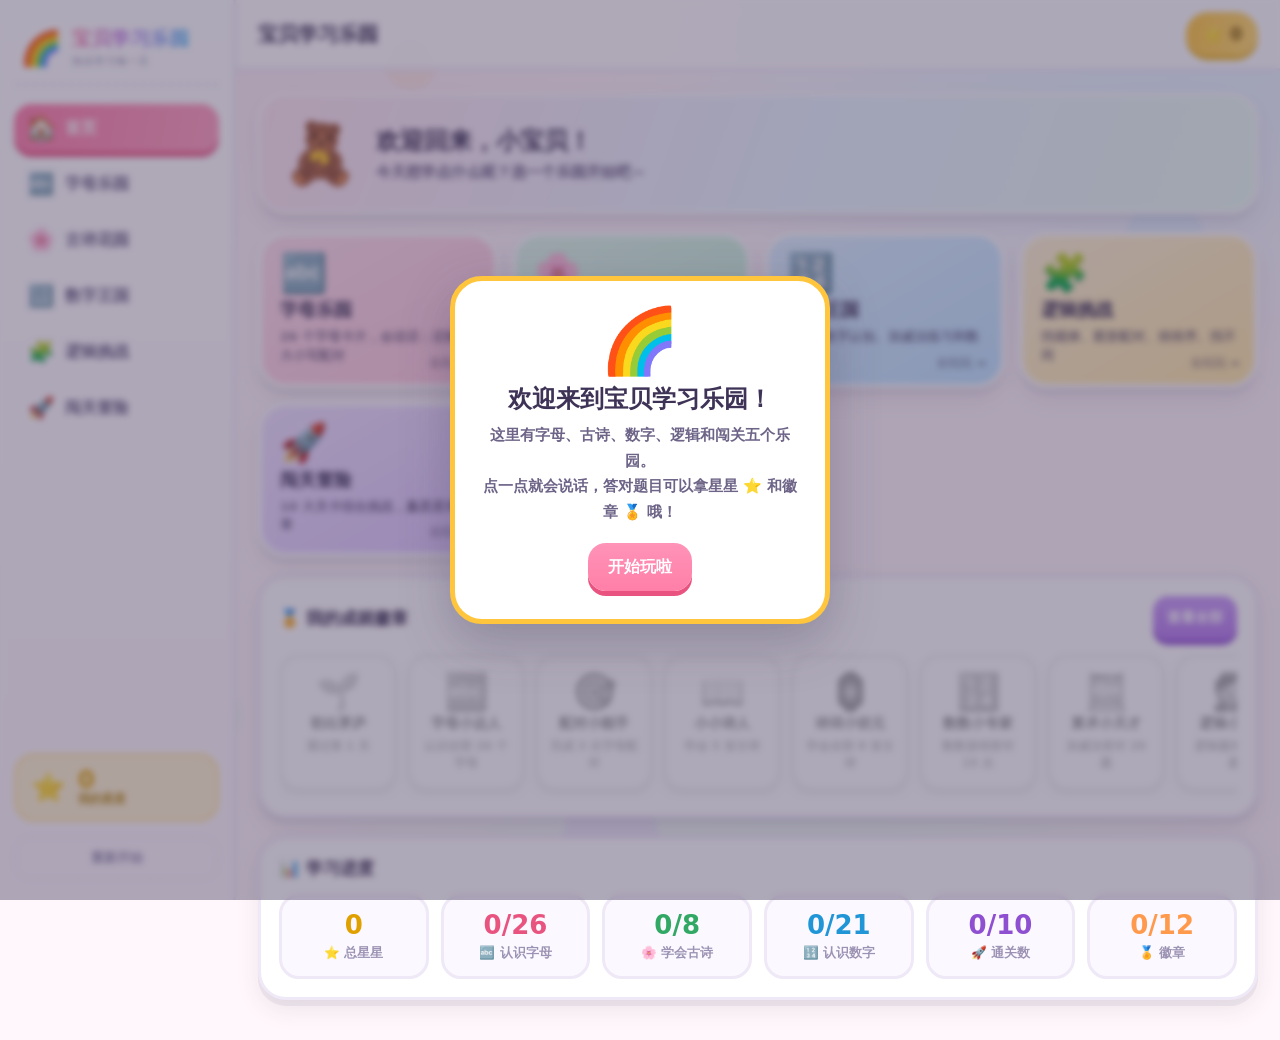
<file: index.html>
<!DOCTYPE html>
<html lang="zh-CN">
<head>
<meta charset="UTF-8">
<meta name="viewport" content="width=device-width, initial-scale=1.0, maximum-scale=1.0, user-scalable=no, viewport-fit=cover">
<meta name="theme-color" content="#FF8FB1">
<meta name="description" content="宝贝学习乐园 - 专为4岁宝宝设计的互动学习工作台，字母、古诗、数字、逻辑、闯关五大模块">
<title>宝贝学习乐园</title>
<link rel="icon" href="data:image/svg+xml,<svg xmlns='http://www.w3.org/2000/svg' viewBox='0 0 100 100'><text y='.9em' font-size='90'>🌈</text></svg>">
<link rel="stylesheet" href="assets/css/main.css">
</head>
<body>

<div class="bg-bubbles" aria-hidden="true">
  <span></span><span></span><span></span><span></span><span></span><span></span>
</div>

<div class="app" id="app">

  <!-- ============ 侧边栏（PC 端） ============ -->
  <aside class="sidebar" id="sidebar">
    <div class="brand">
      <div class="brand-logo">🌈</div>
      <div class="brand-text">
        <div class="brand-title">宝贝学习乐园</div>
        <div class="brand-sub">快乐学习每一天</div>
      </div>
    </div>

    <nav class="side-nav" id="sideNav">
      <button class="side-item" data-view="home"><span class="side-ico">🏠</span><span class="side-txt">首页</span></button>
      <button class="side-item" data-view="letters"><span class="side-ico">🔤</span><span class="side-txt">字母乐园</span></button>
      <button class="side-item" data-view="poems"><span class="side-ico">🌸</span><span class="side-txt">古诗花园</span></button>
      <button class="side-item" data-view="numbers"><span class="side-ico">🔢</span><span class="side-txt">数字王国</span></button>
      <button class="side-item" data-view="logic"><span class="side-ico">🧩</span><span class="side-txt">逻辑挑战</span></button>
      <button class="side-item" data-view="adventure"><span class="side-ico">🚀</span><span class="side-txt">闯关冒险</span></button>
    </nav>

    <div class="side-star">
      <div class="side-star-ico">⭐</div>
      <div>
        <div class="side-star-num" id="sideStarNum">0</div>
        <div class="side-star-lbl">我的星星</div>
      </div>
    </div>
    <button class="side-reset" id="btnReset">重新开始</button>
  </aside>

  <!-- ============ 主内容区 ============ -->
  <main class="main">
    <header class="topbar">
      <button class="icon-btn menu-btn" id="menuBtn" aria-label="菜单">☰</button>
      <h1 class="topbar-title" id="topbarTitle">宝贝学习乐园</h1>
      <div class="star-chip" title="我的星星">
        <span class="star-chip-ico">⭐</span>
        <span id="starCount">0</span>
      </div>
    </header>

    <div class="views">

      <!-- 首页 -->
      <section class="view is-active" id="view-home">
        <div class="hero">
          <div class="hero-emoji">🧸</div>
          <div class="hero-text">
            <h2>欢迎回来，小宝贝！</h2>
            <p>今天想学点什么呢？选一个乐园开始吧～</p>
          </div>
        </div>

        <div class="module-grid" id="homeGrid"></div>

        <div class="panel">
          <div class="panel-head"><h3>🏅 我的成就徽章</h3><button class="btn btn-mini btn-purple" data-goto="adventure">查看全部</button></div>
          <div class="badge-strip" id="homeBadges"></div>
        </div>

        <div class="panel">
          <div class="panel-head"><h3>📊 学习进度</h3></div>
          <div class="stat-grid" id="homeStats"></div>
        </div>
      </section>

      <!-- 字母乐园 -->
      <section class="view" id="view-letters">
        <div class="seg" id="lettersSeg">
          <button class="seg-btn is-active" data-tab="cards">字母卡片</button>
          <button class="seg-btn" data-tab="match">配对游戏</button>
        </div>
        <div id="lettersBody"></div>
      </section>

      <!-- 古诗花园 -->
      <section class="view" id="view-poems">
        <div class="seg" id="poemsSeg">
          <button class="seg-btn is-active" data-tab="list">古诗列表</button>
          <button class="seg-btn" data-tab="detail">正在学习</button>
        </div>
        <div id="poemsBody"></div>
      </section>

      <!-- 数字王国 -->
      <section class="view" id="view-numbers">
        <div class="seg" id="numbersSeg">
          <button class="seg-btn is-active" data-tab="know">数字认知</button>
          <button class="seg-btn" data-tab="calc">加减法</button>
          <button class="seg-btn" data-tab="count">数数游戏</button>
        </div>
        <div id="numbersBody"></div>
      </section>

      <!-- 逻辑挑战 -->
      <section class="view" id="view-logic">
        <div id="logicBody"></div>
      </section>

      <!-- 闯关冒险 -->
      <section class="view" id="view-adventure">
        <div class="seg" id="advSeg">
          <button class="seg-btn is-active" data-tab="levels">闯关地图</button>
          <button class="seg-btn" data-tab="badges">徽章墙</button>
        </div>
        <div id="advBody"></div>
      </section>

    </div>
  </main>

  <!-- ============ 底部 Tab（移动端） ============ -->
  <nav class="tabbar" id="tabbar">
    <button class="tab-item is-active" data-view="home"><span class="tab-ico">🏠</span><span class="tab-txt">首页</span></button>
    <button class="tab-item" data-view="letters"><span class="tab-ico">🔤</span><span class="tab-txt">字母</span></button>
    <button class="tab-item" data-view="poems"><span class="tab-ico">🌸</span><span class="tab-txt">古诗</span></button>
    <button class="tab-item" data-view="numbers"><span class="tab-ico">🔢</span><span class="tab-txt">数字</span></button>
    <button class="tab-item" data-view="logic"><span class="tab-ico">🧩</span><span class="tab-txt">逻辑</span></button>
    <button class="tab-item" data-view="adventure"><span class="tab-ico">🚀</span><span class="tab-txt">闯关</span></button>
  </nav>

</div>

<div class="toast" id="toast"></div>
<div class="fx-layer" id="fxLayer"></div>

<!-- 弹窗 -->
<div class="modal-mask" id="modalMask">
  <div class="modal">
    <div class="modal-emoji" id="modalEmoji">🎉</div>
    <h3 class="modal-title" id="modalTitle">太棒了！</h3>
    <p class="modal-text" id="modalText"></p>
    <div class="modal-btns" id="modalBtns"></div>
  </div>
</div>

<script src="assets/js/data.js"></script>
<script src="assets/js/core.js"></script>
<script src="assets/js/letters.js"></script>
<script src="assets/js/poems.js"></script>
<script src="assets/js/numbers.js"></script>
<script src="assets/js/logic.js"></script>
<script src="assets/js/adventure.js"></script>
<script src="assets/js/app.js"></script>
</body>
</html>
</file>
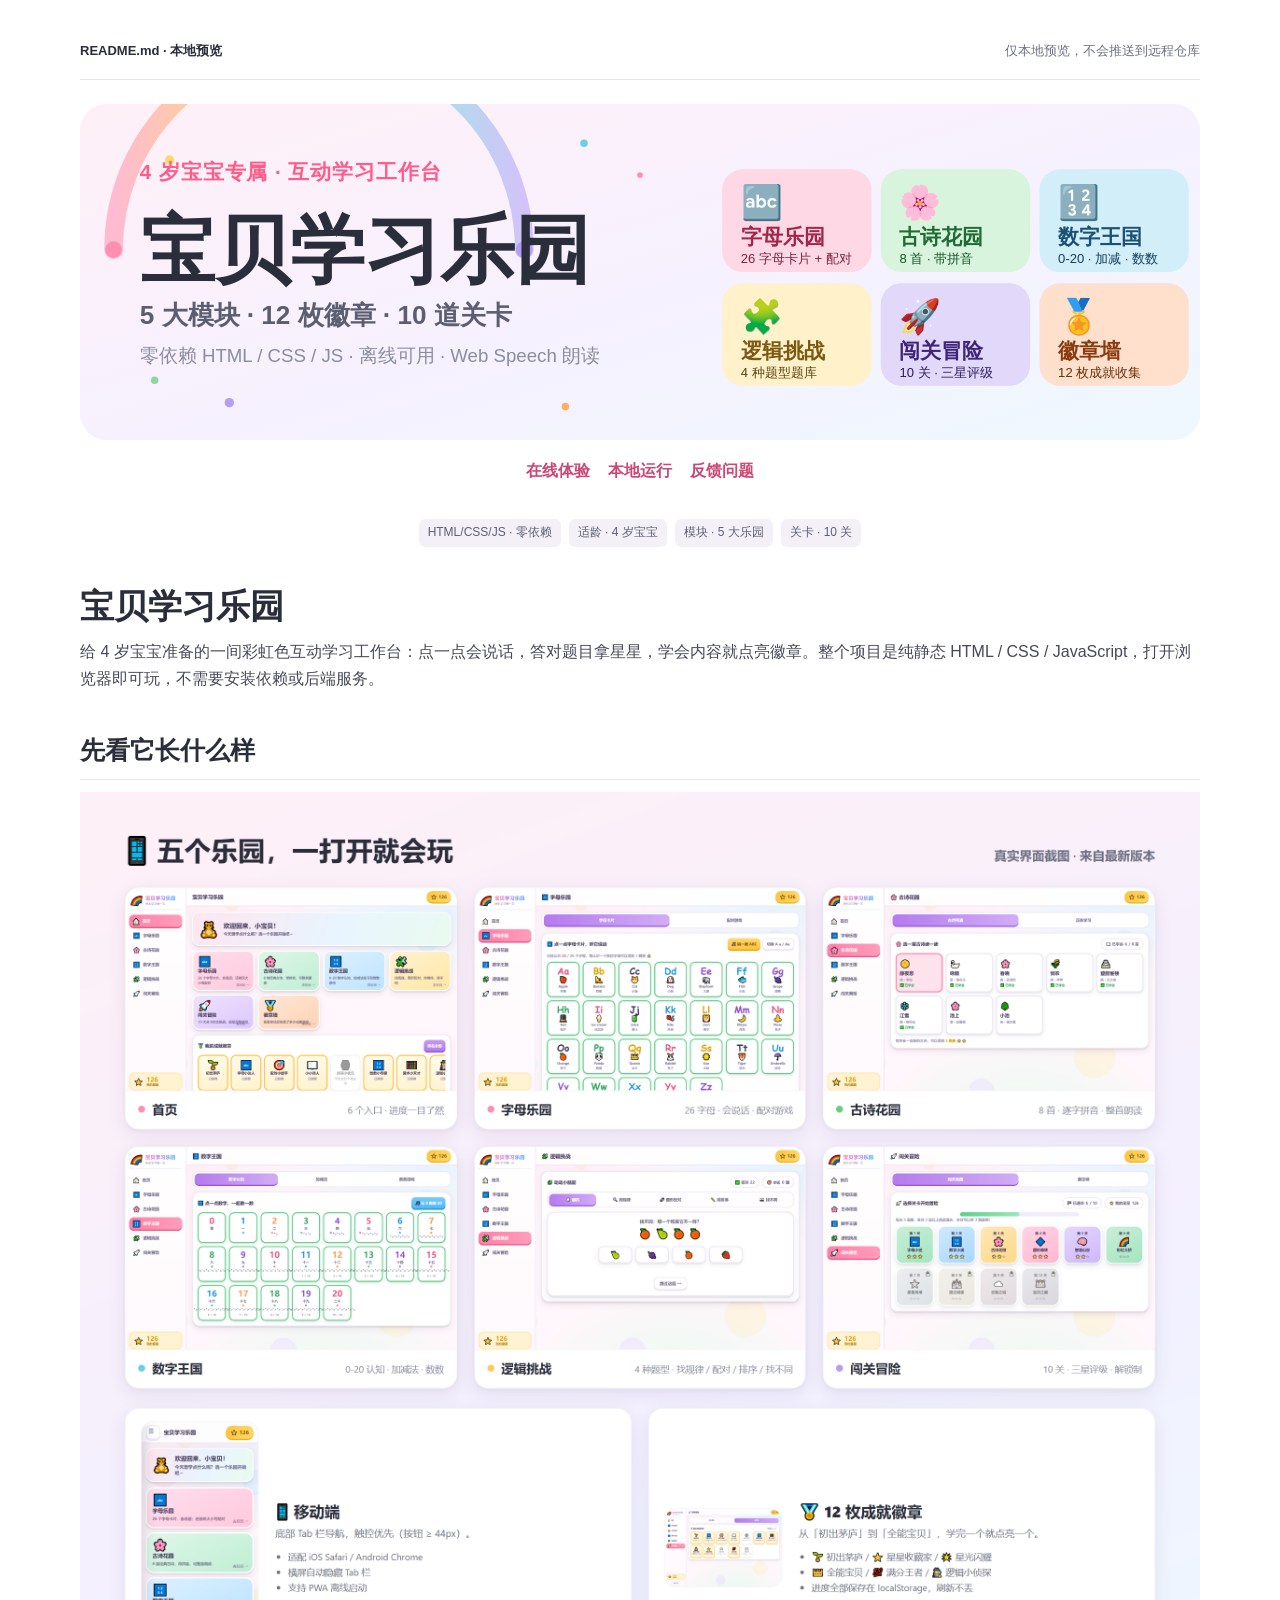
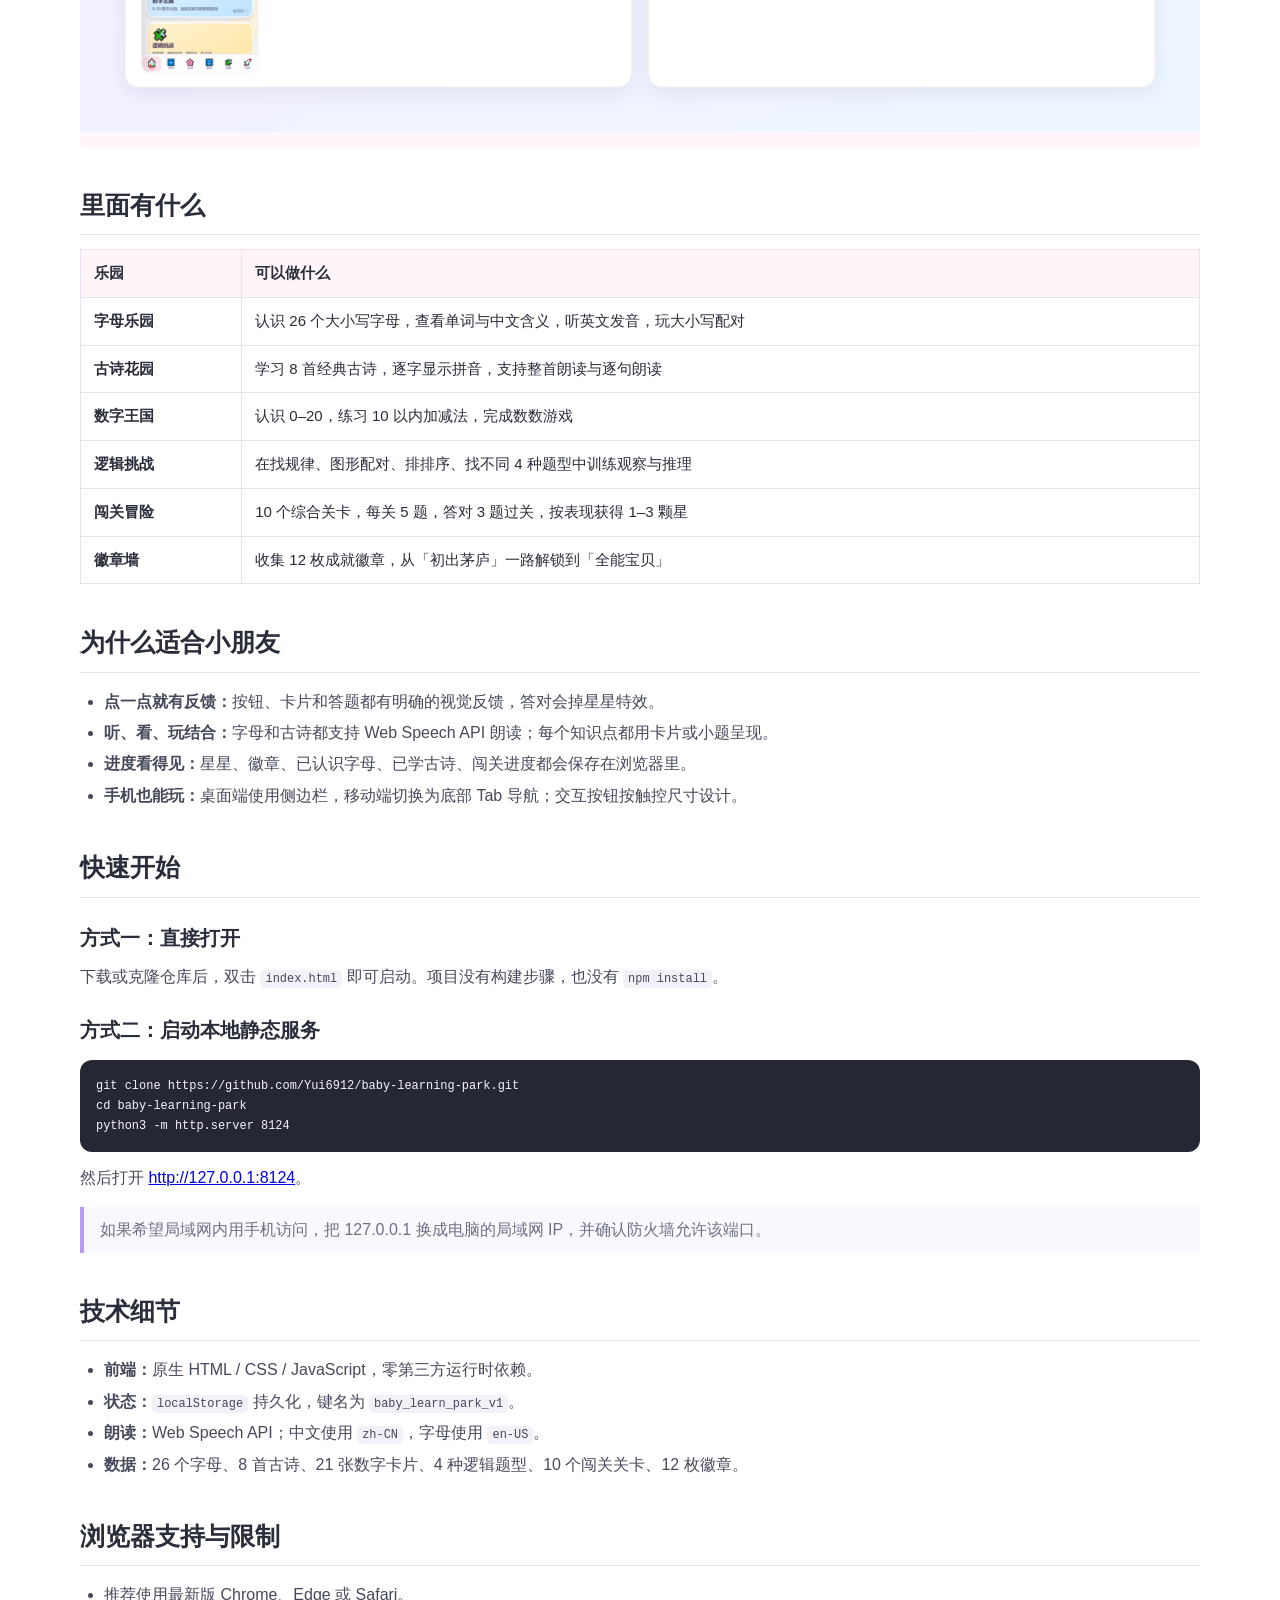
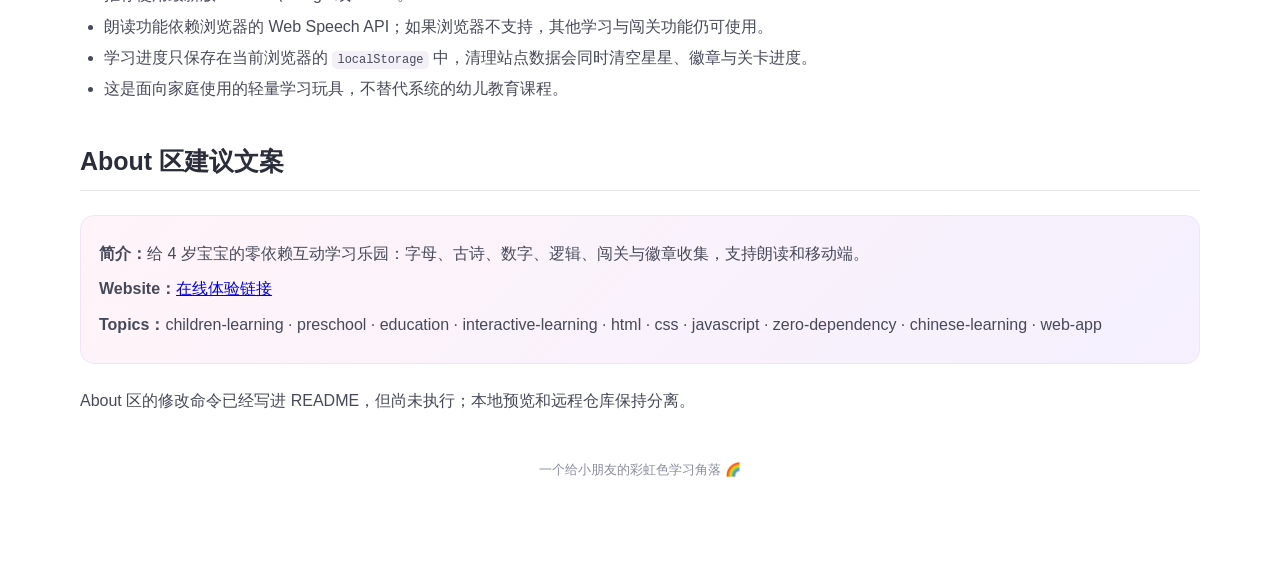
<file: readme-preview.html>
<!doctype html>
<html lang="zh-CN">
<head>
<meta charset="utf-8">
<meta name="viewport" content="width=device-width, initial-scale=1">
<title>README 本地预览 · 宝贝学习乐园</title>
<style>
  :root { --ink:#2a2d3a; --muted:#6e7185; --line:#e8e4ef; --pink:#ff8fb1; --purple:#b49cf7; --blue:#6bcfe3; }
  *{box-sizing:border-box}
  body{margin:0;background:#fff;color:var(--ink);font-family:-apple-system,BlinkMacSystemFont,"Segoe UI","PingFang SC","Microsoft YaHei",sans-serif;line-height:1.65}
  .wrap{width:min(100% - 36px,1120px);margin:0 auto;padding:40px 0 72px}
  .meta{display:flex;justify-content:space-between;align-items:center;padding-bottom:18px;margin-bottom:24px;border-bottom:1px solid var(--line);color:var(--muted);font-size:13px}
  .meta b{color:var(--ink)}
  .hero{margin-bottom:18px}
  .hero img,.showcase{width:100%;display:block}
  .links{text-align:center;margin:14px 0 30px;color:var(--muted)}
  .links a{color:#cc4771;font-weight:700;text-decoration:none}
  .links a+a{margin-left:18px}
  .badges{text-align:center;margin:14px 0 34px}
  .badges span{display:inline-block;margin:4px;padding:4px 9px;border-radius:6px;background:#f3f1f7;color:#5d6072;font-size:12px}
  h1{font-size:34px;line-height:1.25;margin:30px 0 12px}
  h2{font-size:25px;margin:38px 0 12px;padding-bottom:8px;border-bottom:1px solid var(--line)}
  h3{font-size:20px;margin:24px 0 8px}
  p{color:#46495a;margin:9px 0}
  table{width:100%;border-collapse:collapse;margin:14px 0 22px;font-size:15px}
  th,td{text-align:left;padding:11px 13px;border:1px solid var(--line);vertical-align:top}
  th{background:#fff5f8}
  ul{padding-left:24px;color:#46495a}
  li{margin:5px 0}
  code{padding:2px 5px;border-radius:5px;background:#f3f1f7;font-size:.92em}
  pre{overflow:auto;padding:16px;border-radius:12px;background:#252735;color:#f6f3ff;line-height:1.55}
  pre code{padding:0;background:none;color:inherit}
  blockquote{margin:15px 0;padding:10px 16px;border-left:4px solid var(--purple);background:#faf8ff;color:var(--muted)}
  .note{padding:16px 18px;border-radius:14px;background:linear-gradient(135deg,#fff4f8,#f5f0ff);border:1px solid #eee6f6;margin:24px 0}
  .foot{text-align:center;color:#8a8da0;font-size:13px;margin-top:44px}
  @media(max-width:640px){.wrap{width:min(100% - 20px,1120px);padding-top:18px}.meta{font-size:12px}.meta span{display:none}h1{font-size:27px}h2{font-size:22px}table{font-size:13px}th,td{padding:8px}.showcase{min-height:0}}
</style>
</head>
<body>
<main class="wrap">
  <div class="meta"><b>README.md · 本地预览</b><span>仅本地预览，不会推送到远程仓库</span></div>
  <section class="hero"><img src="./assets/readme/hero.svg" alt="宝贝学习乐园：面向 4 岁宝宝的五大模块互动学习工作台"></section>
  <div class="links"><a href="https://241abc376318490aa77a3d39f5459281.sg2.agentos-app.run">在线体验</a><a href="#quick-start">本地运行</a><a href="https://github.com/Yui6912/baby-learning-park/issues">反馈问题</a></div>
  <div class="badges"><span>HTML/CSS/JS · 零依赖</span><span>适龄 · 4 岁宝宝</span><span>模块 · 5 大乐园</span><span>关卡 · 10 关</span></div>

  <h1>宝贝学习乐园</h1>
  <p>给 4 岁宝宝准备的一间彩虹色互动学习工作台：点一点会说话，答对题目拿星星，学会内容就点亮徽章。整个项目是纯静态 HTML / CSS / JavaScript，打开浏览器即可玩，不需要安装依赖或后端服务。</p>

  <h2>先看它长什么样</h2>
  <img class="showcase" src="./assets/readme/showcase.png" alt="真实界面展示：首页、字母、古诗、数字、逻辑、闯关和移动端界面">

  <h2>里面有什么</h2>
  <table><thead><tr><th>乐园</th><th>可以做什么</th></tr></thead><tbody>
    <tr><td><b>字母乐园</b></td><td>认识 26 个大小写字母，查看单词与中文含义，听英文发音，玩大小写配对</td></tr>
    <tr><td><b>古诗花园</b></td><td>学习 8 首经典古诗，逐字显示拼音，支持整首朗读与逐句朗读</td></tr>
    <tr><td><b>数字王国</b></td><td>认识 0–20，练习 10 以内加减法，完成数数游戏</td></tr>
    <tr><td><b>逻辑挑战</b></td><td>在找规律、图形配对、排排序、找不同 4 种题型中训练观察与推理</td></tr>
    <tr><td><b>闯关冒险</b></td><td>10 个综合关卡，每关 5 题，答对 3 题过关，按表现获得 1–3 颗星</td></tr>
    <tr><td><b>徽章墙</b></td><td>收集 12 枚成就徽章，从「初出茅庐」一路解锁到「全能宝贝」</td></tr>
  </tbody></table>

  <h2>为什么适合小朋友</h2>
  <ul><li><b>点一点就有反馈：</b>按钮、卡片和答题都有明确的视觉反馈，答对会掉星星特效。</li><li><b>听、看、玩结合：</b>字母和古诗都支持 Web Speech API 朗读；每个知识点都用卡片或小题呈现。</li><li><b>进度看得见：</b>星星、徽章、已认识字母、已学古诗、闯关进度都会保存在浏览器里。</li><li><b>手机也能玩：</b>桌面端使用侧边栏，移动端切换为底部 Tab 导航；交互按钮按触控尺寸设计。</li></ul>

  <h2 id="quick-start">快速开始</h2>
  <h3>方式一：直接打开</h3><p>下载或克隆仓库后，双击 <code>index.html</code> 即可启动。项目没有构建步骤，也没有 <code>npm install</code>。</p>
  <h3>方式二：启动本地静态服务</h3>
  <pre><code>git clone https://github.com/Yui6912/baby-learning-park.git
cd baby-learning-park
python3 -m http.server 8124</code></pre>
  <p>然后打开 <a href="http://127.0.0.1:8124">http://127.0.0.1:8124</a>。</p>
  <blockquote>如果希望局域网内用手机访问，把 127.0.0.1 换成电脑的局域网 IP，并确认防火墙允许该端口。</blockquote>

  <h2>技术细节</h2>
  <ul><li><b>前端：</b>原生 HTML / CSS / JavaScript，零第三方运行时依赖。</li><li><b>状态：</b><code>localStorage</code> 持久化，键名为 <code>baby_learn_park_v1</code>。</li><li><b>朗读：</b>Web Speech API；中文使用 <code>zh-CN</code>，字母使用 <code>en-US</code>。</li><li><b>数据：</b>26 个字母、8 首古诗、21 张数字卡片、4 种逻辑题型、10 个闯关关卡、12 枚徽章。</li></ul>

  <h2>浏览器支持与限制</h2>
  <ul><li>推荐使用最新版 Chrome、Edge 或 Safari。</li><li>朗读功能依赖浏览器的 Web Speech API；如果浏览器不支持，其他学习与闯关功能仍可使用。</li><li>学习进度只保存在当前浏览器的 <code>localStorage</code> 中，清理站点数据会同时清空星星、徽章与关卡进度。</li><li>这是面向家庭使用的轻量学习玩具，不替代系统的幼儿教育课程。</li></ul>

  <h2>About 区建议文案</h2>
  <div class="note"><p><b>简介：</b>给 4 岁宝宝的零依赖互动学习乐园：字母、古诗、数字、逻辑、闯关与徽章收集，支持朗读和移动端。</p><p><b>Website：</b><a href="https://241abc376318490aa77a3d39f5459281.sg2.agentos-app.run">在线体验链接</a></p><p><b>Topics：</b>children-learning · preschool · education · interactive-learning · html · css · javascript · zero-dependency · chinese-learning · web-app</p></div>
  <p>About 区的修改命令已经写进 README，但尚未执行；本地预览和远程仓库保持分离。</p>
  <p class="foot">一个给小朋友的彩虹色学习角落 🌈</p>
</main>
</body>
</html>
</file>
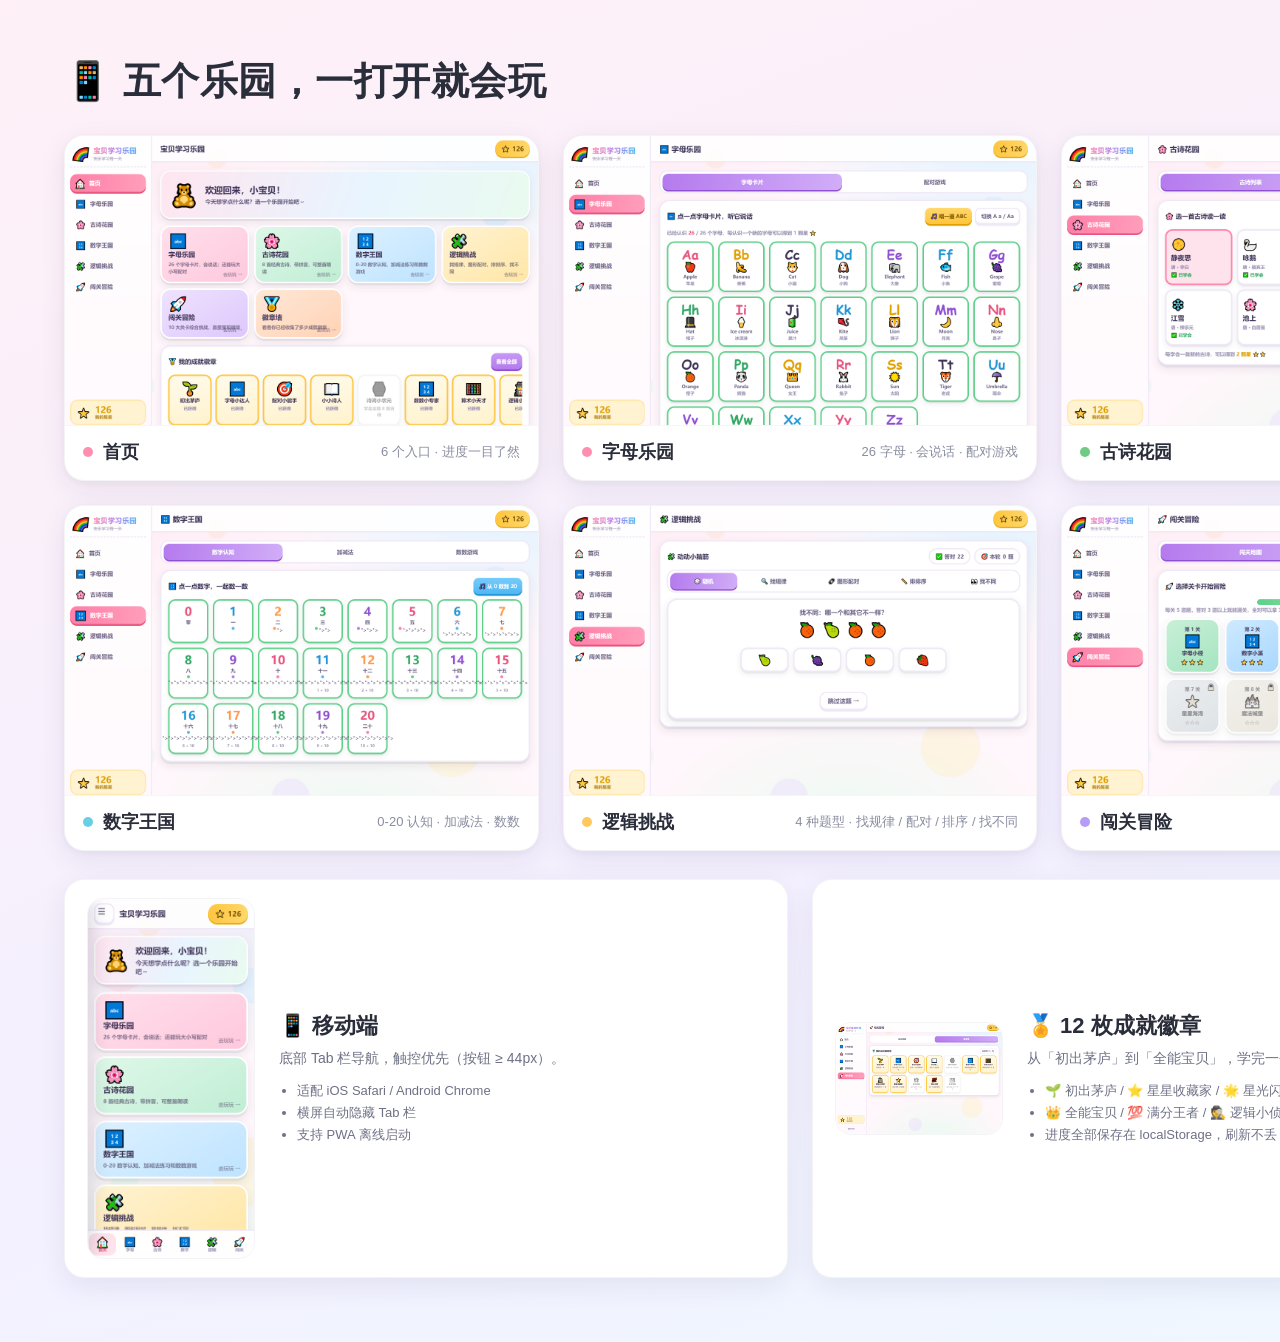
<file: assets/readme/showcase.html>
<!doctype html>
<html lang="zh-CN">
<head>
<meta charset="utf-8">
<style>
  * { box-sizing: border-box; margin: 0; padding: 0; }
  html, body { background: #FFF7FB; font-family: -apple-system, BlinkMacSystemFont, "Segoe UI", "PingFang SC", "Microsoft YaHei", sans-serif; }
  .board {
    width: 1600px;
    padding: 56px 64px 64px;
    background: linear-gradient(160deg, #FFF0F7 0%, #F4F0FF 60%, #EEF8FF 100%);
  }
  .head {
    display: flex; align-items: baseline; justify-content: space-between;
    margin-bottom: 28px;
  }
  .head h1 {
    font-size: 38px; font-weight: 800; color: #2A2D3A; letter-spacing: 0.5px;
  }
  .head .sub {
    font-size: 18px; color: #6E7185; font-weight: 600;
  }
  .grid {
    display: grid;
    grid-template-columns: repeat(3, 1fr);
    gap: 24px;
  }
  .card {
    background: #fff;
    border-radius: 20px;
    overflow: hidden;
    box-shadow: 0 8px 28px rgba(40, 24, 80, 0.08), 0 2px 6px rgba(40, 24, 80, 0.04);
    border: 1px solid rgba(40, 24, 80, 0.05);
  }
  .card .shot {
    width: 100%; height: 290px; object-fit: cover; object-position: top; display: block;
    border-bottom: 1px solid rgba(40, 24, 80, 0.04);
  }
  .card .meta {
    padding: 14px 18px 16px;
    display: flex; align-items: center; gap: 10px;
  }
  .card .dot { width: 10px; height: 10px; border-radius: 50%; flex: none; }
  .card .name { font-size: 18px; font-weight: 700; color: #2A2D3A; }
  .card .desc { margin-left: auto; font-size: 13px; color: #8A8DA0; }
  .dot.pink   { background: #FF8FB1; }
  .dot.green  { background: #6FCB83; }
  .dot.blue   { background: #6BCFE3; }
  .dot.yellow { background: #FFC85C; }
  .dot.purple { background: #B49CF7; }
  .dot.orange { background: #FFB05A; }

  .bottom {
    display: grid;
    grid-template-columns: 1fr 1fr;
    gap: 24px;
    margin-top: 28px;
  }
  .mobile {
    display: flex; align-items: center; gap: 24px;
    background: #fff;
    border-radius: 20px;
    padding: 18px 22px;
    box-shadow: 0 8px 28px rgba(40, 24, 80, 0.08);
    border: 1px solid rgba(40, 24, 80, 0.05);
  }
  .mobile img { width: 168px; border-radius: 16px; border: 1px solid rgba(40,24,80,.05); }
  .mobile .text h3 { font-size: 22px; font-weight: 800; color: #2A2D3A; margin-bottom: 6px; }
  .mobile .text p  { font-size: 14px; color: #6E7185; line-height: 1.6; }
  .mobile .text ul { margin-top: 10px; padding-left: 18px; }
  .mobile .text li { font-size: 13px; color: #6E7185; line-height: 1.7; }
</style>
</head>
<body>
  <div class="board" id="board">
    <div class="head">
      <h1>📱 五个乐园，一打开就会玩</h1>
      <span class="sub">真实界面截图 · 来自最新版本</span>
    </div>

    <div class="grid">
      <div class="card">
        <img class="shot" src="./screens/home.png" alt="首页：6 个模块卡片 + 徽章条">
        <div class="meta"><span class="dot pink"></span><span class="name">首页</span><span class="desc">6 个入口 · 进度一目了然</span></div>
      </div>
      <div class="card">
        <img class="shot" src="./screens/letters.png" alt="字母乐园：26 张大写 + 小写卡片">
        <div class="meta"><span class="dot pink"></span><span class="name">字母乐园</span><span class="desc">26 字母 · 会说话 · 配对游戏</span></div>
      </div>
      <div class="card">
        <img class="shot" src="./screens/poems.png" alt="古诗花园：8 首经典古诗列表">
        <div class="meta"><span class="dot green"></span><span class="name">古诗花园</span><span class="desc">8 首 · 逐字拼音 · 整首朗读</span></div>
      </div>
      <div class="card">
        <img class="shot" src="./screens/numbers.png" alt="数字王国：0-20 数字卡片">
        <div class="meta"><span class="dot blue"></span><span class="name">数字王国</span><span class="desc">0-20 认知 · 加减法 · 数数</span></div>
      </div>
      <div class="card">
        <img class="shot" src="./screens/logic.png" alt="逻辑挑战：找不同题型">
        <div class="meta"><span class="dot yellow"></span><span class="name">逻辑挑战</span><span class="desc">4 种题型 · 找规律 / 配对 / 排序 / 找不同</span></div>
      </div>
      <div class="card">
        <img class="shot" src="./screens/adventure.png" alt="闯关冒险：10 大关卡地图">
        <div class="meta"><span class="dot purple"></span><span class="name">闯关冒险</span><span class="desc">10 关 · 三星评级 · 解锁制</span></div>
      </div>
    </div>

    <div class="bottom">
      <div class="mobile">
        <img src="./screens/mobile-home.png" alt="移动端首页">
        <div class="text">
          <h3>📱 移动端</h3>
          <p>底部 Tab 栏导航，触控优先（按钮 ≥ 44px）。</p>
          <ul>
            <li>适配 iOS Safari / Android Chrome</li>
            <li>横屏自动隐藏 Tab 栏</li>
            <li>支持 PWA 离线启动</li>
          </ul>
        </div>
      </div>
      <div class="mobile">
        <img src="./screens/badges.png" alt="徽章墙">
        <div class="text">
          <h3>🏅 12 枚成就徽章</h3>
          <p>从「初出茅庐」到「全能宝贝」，学完一个就点亮一个。</p>
          <ul>
            <li>🌱 初出茅庐 / ⭐ 星星收藏家 / 🌟 星光闪耀</li>
            <li>👑 全能宝贝 / 💯 满分王者 / 🕵️ 逻辑小侦探</li>
            <li>进度全部保存在 localStorage，刷新不丢</li>
          </ul>
        </div>
      </div>
    </div>
  </div>
</body>
</html>
</file>
<file: assets/css/main.css>
/* ===================================================================
   宝贝学习乐园 · 彩虹糖果色主题
   配色：粉 / 蓝 / 黄 / 绿 / 紫 + 橙
   =================================================================== */

:root{
  --pink:#FF7FA8;      --pink-l:#FFE3EC;    --pink-d:#E8547F;
  --blue:#4FB8F5;      --blue-l:#DDF2FF;    --blue-d:#2196D6;
  --yellow:#FFC53D;    --yellow-l:#FFF3D1;  --yellow-d:#E0A100;
  --green:#5FD08A;     --green-l:#DEF7E8;   --green-d:#31A863;
  --purple:#B57BEE;    --purple-l:#F0E4FF;  --purple-d:#8E4FD1;
  --orange:#FF9A4D;    --orange-l:#FFE9D9;

  --ink:#3E3357;        /* 主文字 */
  --ink-2:#6E6488;      /* 次文字 */
  --ink-3:#9C93B4;      /* 弱文字 */
  --card:#FFFFFF;
  --line:#EFE8F7;
  --bg:#FFF7FB;

  --r-lg:28px; --r-md:20px; --r-sm:14px;
  --sh:0 6px 0 rgba(62,51,87,.07), 0 10px 24px rgba(62,51,87,.09);
  --sh-sm:0 4px 0 rgba(62,51,87,.06), 0 6px 14px rgba(62,51,87,.07);
  --tap:48px;           /* 最小点击尺寸 */
  --sidebar-w:236px;
  --font:"PingFang SC","HarmonyOS Sans SC","Microsoft YaHei","Noto Sans SC",-apple-system,"Segoe UI",system-ui,sans-serif;
}

*{box-sizing:border-box;-webkit-tap-highlight-color:transparent}
html,body{height:100%}
body{
  margin:0;font-family:var(--font);color:var(--ink);
  background:
    radial-gradient(1200px 600px at 12% -8%, #FFE9F2 0%, transparent 60%),
    radial-gradient(1000px 560px at 92% 4%, #E4F4FF 0%, transparent 58%),
    radial-gradient(900px 620px at 60% 108%, #EAFBF1 0%, transparent 60%),
    var(--bg);
  background-attachment:fixed;
  overflow-x:hidden;
}
button{font-family:inherit;cursor:pointer;border:none;background:none;color:inherit}
h1,h2,h3,h4,p{margin:0}
::-webkit-scrollbar{width:10px;height:10px}
::-webkit-scrollbar-thumb{background:#E4DAF2;border-radius:10px}
::-webkit-scrollbar-track{background:transparent}

/* ---------- 背景漂浮泡泡 ---------- */
.bg-bubbles{position:fixed;inset:0;pointer-events:none;z-index:0;overflow:hidden}
.bg-bubbles span{position:absolute;border-radius:50%;opacity:.42;filter:blur(1px);animation:float 14s ease-in-out infinite}
.bg-bubbles span:nth-child(1){width:120px;height:120px;background:#FFD3E3;left:4%;top:12%}
.bg-bubbles span:nth-child(2){width:78px;height:78px;background:#CDEBFF;left:88%;top:22%;animation-delay:-3s}
.bg-bubbles span:nth-child(3){width:150px;height:150px;background:#FFF0C7;left:76%;top:70%;animation-delay:-6s}
.bg-bubbles span:nth-child(4){width:62px;height:62px;background:#D8F7E3;left:14%;top:76%;animation-delay:-9s}
.bg-bubbles span:nth-child(5){width:96px;height:96px;background:#EADBFF;left:44%;top:88%;animation-delay:-2s}
.bg-bubbles span:nth-child(6){width:54px;height:54px;background:#FFE0CC;left:30%;top:4%;animation-delay:-11s}
@keyframes float{0%,100%{transform:translateY(0) scale(1)}50%{transform:translateY(-26px) scale(1.07)}}

/* ---------- 布局 ---------- */
.app{position:relative;z-index:1;display:flex;min-height:100vh}

/* ---------- 侧边栏 ---------- */
.sidebar{
  width:var(--sidebar-w);flex:0 0 var(--sidebar-w);
  background:linear-gradient(180deg,#FFFFFF 0%,#FFF9FD 100%);
  border-right:3px solid var(--line);
  padding:20px 14px;display:flex;flex-direction:column;gap:14px;
  position:sticky;top:0;height:100vh;overflow-y:auto;
}
.brand{display:flex;align-items:center;gap:10px;padding:6px 6px 14px;border-bottom:3px dashed var(--line)}
.brand-logo{font-size:34px;line-height:1;animation:spin-slow 6s ease-in-out infinite}
@keyframes spin-slow{0%,100%{transform:rotate(-8deg) scale(1)}50%{transform:rotate(8deg) scale(1.12)}}
.brand-title{font-size:19px;font-weight:900;letter-spacing:.5px;
  background:linear-gradient(90deg,var(--pink),var(--purple),var(--blue));
  -webkit-background-clip:text;background-clip:text;color:transparent}
.brand-sub{font-size:11px;color:var(--ink-3);margin-top:2px}

.side-nav{display:flex;flex-direction:column;gap:8px;margin-top:4px}
.side-item{
  display:flex;align-items:center;gap:11px;min-height:var(--tap);
  padding:10px 14px;border-radius:18px;font-size:15.5px;font-weight:800;color:var(--ink-2);
  transition:transform .16s, background .16s, color .16s;
}
.side-item:hover{background:var(--pink-l);color:var(--pink-d);transform:translateX(3px)}
.side-item.is-active{background:linear-gradient(100deg,var(--pink),#FF9FBC);color:#fff;box-shadow:0 5px 0 var(--pink-d)}
.side-item.is-active .side-ico{transform:scale(1.16)}
.side-ico{font-size:21px;transition:transform .2s}

.side-star{margin-top:auto;display:flex;align-items:center;gap:12px;background:var(--yellow-l);border:3px solid #FFE7A8;border-radius:var(--r-md);padding:12px 14px}
.side-star-ico{font-size:28px;animation:twinkle 2.2s ease-in-out infinite}
@keyframes twinkle{0%,100%{transform:scale(1) rotate(0)}50%{transform:scale(1.18) rotate(12deg)}}
.side-star-num{font-size:24px;font-weight:900;color:var(--yellow-d);line-height:1}
.side-star-lbl{font-size:11.5px;color:#B98A16;font-weight:700}
.side-reset{min-height:44px;border-radius:16px;font-size:13px;font-weight:800;color:var(--ink-3);border:2px dashed var(--line)}
.side-reset:hover{color:var(--pink-d);border-color:var(--pink)}

/* ---------- 主区域 ---------- */
.main{flex:1;min-width:0;display:flex;flex-direction:column}
.topbar{
  position:sticky;top:0;z-index:20;display:flex;align-items:center;gap:12px;
  padding:12px 22px;background:rgba(255,255,255,.86);backdrop-filter:blur(10px);
  border-bottom:3px solid var(--line);
}
.topbar-title{font-size:20px;font-weight:900;flex:1;min-width:0;
  overflow:hidden;text-overflow:ellipsis;white-space:nowrap}
.menu-btn{display:none}
.star-chip{
  display:flex;align-items:center;gap:6px;min-height:44px;padding:0 16px;border-radius:22px;
  background:linear-gradient(100deg,var(--yellow),#FFD96E);color:#7A5400;font-weight:900;font-size:17px;
  box-shadow:0 4px 0 #E9AE12;
}
.star-chip-ico{font-size:18px}
.views{flex:1;padding:22px;max-width:1180px;width:100%;margin:0 auto}
.view{display:none;animation:fadeUp .34s ease both}
.view.is-active{display:block}
@keyframes fadeUp{from{opacity:0;transform:translateY(14px)}to{opacity:1;transform:none}}

/* ---------- 通用组件 ---------- */
.panel{background:var(--card);border:3px solid var(--line);border-radius:var(--r-lg);padding:18px;margin-bottom:18px;box-shadow:var(--sh)}
.panel-head{display:flex;align-items:center;justify-content:space-between;gap:10px;margin-bottom:14px;flex-wrap:wrap}
.panel-head h3{font-size:17px;font-weight:900}

.btn{
  display:inline-flex;align-items:center;justify-content:center;gap:7px;
  min-height:var(--tap);min-width:var(--tap);padding:0 20px;border-radius:18px;
  font-size:16px;font-weight:900;color:#fff;transition:transform .12s, filter .15s;
  box-shadow:0 5px 0 rgba(62,51,87,.16);
}
.btn:active{transform:translateY(4px);box-shadow:0 1px 0 rgba(62,51,87,.16)}
.btn:hover{filter:brightness(1.05)}
.btn[disabled]{opacity:.5;pointer-events:none}
.btn-pink{background:linear-gradient(180deg,#FF93B8,var(--pink));box-shadow:0 5px 0 var(--pink-d)}
.btn-blue{background:linear-gradient(180deg,#79CDFB,var(--blue));box-shadow:0 5px 0 var(--blue-d)}
.btn-yellow{background:linear-gradient(180deg,#FFD96E,var(--yellow));box-shadow:0 5px 0 var(--yellow-d);color:#7A5400}
.btn-green{background:linear-gradient(180deg,#83E0A6,var(--green));box-shadow:0 5px 0 var(--green-d)}
.btn-purple{background:linear-gradient(180deg,#C79BF5,var(--purple));box-shadow:0 5px 0 var(--purple-d)}
.btn-orange{background:linear-gradient(180deg,#FFB173,var(--orange));box-shadow:0 5px 0 #E87A29}
.btn-ghost{background:#fff;color:var(--ink-2);border:3px solid var(--line);box-shadow:0 5px 0 var(--line)}
.btn-mini{min-height:44px;padding:0 14px;font-size:14px;border-radius:15px}
.btn-big{min-height:60px;padding:0 30px;font-size:19px;border-radius:22px}
.icon-btn{min-width:var(--tap);min-height:var(--tap);border-radius:16px;background:#fff;border:3px solid var(--line);font-size:20px;font-weight:900;color:var(--ink-2);box-shadow:0 4px 0 var(--line)}
.icon-btn:active{transform:translateY(3px);box-shadow:none}

.chip{display:inline-flex;align-items:center;gap:6px;min-height:44px;padding:0 15px;border-radius:22px;background:#fff;border:3px solid var(--line);font-size:14.5px;font-weight:800;color:var(--ink-2)}

/* 分段控制 */
.seg{display:flex;gap:8px;background:#fff;border:3px solid var(--line);border-radius:22px;padding:6px;margin-bottom:18px;overflow-x:auto}
.seg-btn{flex:1;min-width:104px;min-height:44px;border-radius:16px;font-size:15px;font-weight:900;color:var(--ink-2);white-space:nowrap}
.seg-btn.is-active{background:linear-gradient(100deg,var(--purple),#D2AEF8);color:#fff;box-shadow:0 4px 0 var(--purple-d)}

/* 首页 hero */
.hero{display:flex;align-items:center;gap:18px;background:linear-gradient(110deg,#FFE6F0,#E9F5FF 55%,#E9FBF0);border:3px solid #fff;border-radius:var(--r-lg);padding:22px;margin-bottom:18px;box-shadow:var(--sh)}
.hero-emoji{font-size:60px;animation:bounce 2.4s ease-in-out infinite}
@keyframes bounce{0%,100%{transform:translateY(0)}50%{transform:translateY(-10px)}}
.hero-text h2{font-size:24px;font-weight:900;margin-bottom:6px}
.hero-text p{color:var(--ink-2);font-size:15px;font-weight:600}

.module-grid{display:grid;grid-template-columns:repeat(auto-fill,minmax(215px,1fr));gap:14px;margin-bottom:18px}
.mod-card{
  position:relative;text-align:left;padding:18px;border-radius:var(--r-lg);border:4px solid #fff;
  box-shadow:var(--sh);min-height:132px;display:flex;flex-direction:column;gap:6px;
  transition:transform .18s;overflow:hidden;
}
.mod-card:active{transform:scale(.97)}
.mod-card:hover{transform:translateY(-4px)}
.mod-card .mc-ico{font-size:38px;line-height:1}
.mod-card .mc-name{font-size:18px;font-weight:900;color:var(--ink)}
.mod-card .mc-desc{font-size:12.5px;font-weight:700;color:rgba(62,51,87,.62);line-height:1.5}
.mod-card .mc-go{position:absolute;right:14px;bottom:12px;font-size:12px;font-weight:900;color:rgba(62,51,87,.45)}
.mc-pink{background:linear-gradient(150deg,#FFE0EC,#FFC9DD)}
.mc-blue{background:linear-gradient(150deg,#DDF1FF,#BFE4FF)}
.mc-yellow{background:linear-gradient(150deg,#FFF3D3,#FFE7A6)}
.mc-green{background:linear-gradient(150deg,#DFF8E9,#C1EED5)}
.mc-purple{background:linear-gradient(150deg,#EFE3FF,#DEC8FC)}
.mc-orange{background:linear-gradient(150deg,#FFE8D8,#FFD3B6)}

.stat-grid{display:grid;grid-template-columns:repeat(auto-fill,minmax(140px,1fr));gap:12px}
.stat{background:#FBF8FF;border:3px solid var(--line);border-radius:var(--r-md);padding:14px;text-align:center}
.stat .sv{font-size:26px;font-weight:900;line-height:1.15}
.stat .sl{font-size:12.5px;font-weight:800;color:var(--ink-3);margin-top:4px}

/* ---------- 字母 ---------- */
.letter-grid{display:grid;grid-template-columns:repeat(auto-fill,minmax(112px,1fr));gap:12px}
.letter-card{
  background:#fff;border:4px solid var(--line);border-radius:var(--r-md);padding:12px 8px;min-height:126px;
  display:flex;flex-direction:column;align-items:center;justify-content:center;gap:3px;
  transition:transform .16s, border-color .16s;box-shadow:var(--sh-sm);
}
.letter-card:hover{transform:translateY(-5px) scale(1.03)}
.letter-card:active{transform:scale(.95)}
.lc-char{font-size:36px;font-weight:900;line-height:1;font-family:"Comic Sans MS","Baloo 2",var(--font)}
.lc-word{font-size:12.5px;font-weight:800;color:var(--ink-2)}
.lc-cn{font-size:11.5px;color:var(--ink-3);font-weight:700}
.lc-emoji{font-size:26px;line-height:1.1}
.letter-card.playing{border-color:var(--yellow);animation:pop .5s ease}
@keyframes pop{0%{transform:scale(1)}45%{transform:scale(1.14)}100%{transform:scale(1)}}

.match-board{display:grid;grid-template-columns:1fr auto 1fr;gap:12px;align-items:center}
.match-col{display:flex;flex-direction:column;gap:10px}
.match-tile{
  min-height:var(--tap);border-radius:var(--r-md);border:4px solid var(--line);background:#fff;
  font-size:26px;font-weight:900;display:flex;align-items:center;justify-content:center;
  font-family:"Comic Sans MS","Baloo 2",var(--font);transition:transform .15s;
}
.match-tile:hover{transform:scale(1.06)}
.match-tile.sel{border-color:var(--blue);background:var(--blue-l);transform:scale(1.07)}
.match-tile.done{border-color:var(--green);background:var(--green-l);color:var(--green-d);opacity:.62;pointer-events:none}
.match-tile.wrong{animation:shake .42s}
@keyframes shake{0%,100%{transform:translateX(0)}20%{transform:translateX(-9px)}40%{transform:translateX(9px)}60%{transform:translateX(-6px)}80%{transform:translateX(6px)}}
.match-line{font-size:26px;color:var(--ink-3)}

/* ---------- 古诗 ---------- */
.poem-grid{display:grid;grid-template-columns:repeat(auto-fill,minmax(168px,1fr));gap:12px}
.poem-card{
  background:#fff;border:4px solid var(--line);border-radius:var(--r-md);padding:16px 12px;min-height:var(--tap);
  text-align:left;display:flex;flex-direction:column;gap:5px;box-shadow:var(--sh-sm);transition:transform .16s;
}
.poem-card:hover{transform:translateY(-5px)}
.poem-card.is-cur{border-color:var(--pink);background:var(--pink-l)}
.pc-emoji{font-size:30px}
.pc-title{font-size:18px;font-weight:900}
.pc-author{font-size:12px;color:var(--ink-3);font-weight:700}
.pc-learned{font-size:12px;font-weight:900;color:var(--green-d)}

.poem-detail{background:linear-gradient(165deg,#FFFDF6,#FFF4F8);border:4px solid #FFE7C9;border-radius:var(--r-lg);padding:22px 18px;text-align:center}
.pd-title{font-size:27px;font-weight:900;margin-bottom:4px}
.pd-author{font-size:14px;color:var(--ink-3);font-weight:800;margin-bottom:18px}
.pd-lines{display:flex;flex-direction:column;gap:10px;margin-bottom:18px}
.pd-line{
  display:flex;flex-wrap:wrap;justify-content:center;gap:2px 4px;padding:10px 8px;border-radius:16px;
  background:rgba(255,255,255,.75);transition:background .2s;min-height:44px;align-items:center;
}
.pd-line:hover{background:#fff}
.pd-line.speaking{background:var(--yellow-l)}
ruby{margin:0 3px}
ruby .hz{font-size:30px;font-weight:800;line-height:1.3}
ruby rt{font-size:12.5px;color:var(--pink-d);font-weight:800;letter-spacing:0}
.pd-actions{display:flex;flex-wrap:wrap;gap:10px;justify-content:center}
.pd-mean{margin-top:16px;background:#fff;border:3px dashed var(--line);border-radius:var(--r-md);padding:14px;font-size:14.5px;color:var(--ink-2);font-weight:700;line-height:1.7;text-align:left}

/* ---------- 数字 ---------- */
.num-grid{display:grid;grid-template-columns:repeat(auto-fill,minmax(96px,1fr));gap:12px}
.num-card{
  background:#fff;border:4px solid var(--line);border-radius:var(--r-md);padding:12px 8px;min-height:var(--tap);
  display:flex;flex-direction:column;align-items:center;gap:5px;box-shadow:var(--sh-sm);transition:transform .16s;
}
.num-card:hover{transform:translateY(-5px) scale(1.04)}
.num-card:active{transform:scale(.95)}
.nc-num{font-size:32px;font-weight:900;line-height:1}
.nc-cn{font-size:13px;font-weight:800;color:var(--ink-2)}
.nc-dots{display:flex;flex-wrap:wrap;gap:3px;justify-content:center;max-width:76px}
.nc-dots i{width:8px;height:8px;border-radius:50%;background:var(--blue);display:block}

.quiz-box{background:#fff;border:4px solid var(--line);border-radius:var(--r-lg);padding:22px 18px;text-align:center;box-shadow:var(--sh)}
.quiz-q{font-size:38px;font-weight:900;letter-spacing:2px;margin:14px 0 20px;line-height:1.35}
.quiz-emoji{font-size:34px;letter-spacing:3px;line-height:1.6;word-break:break-all;margin:6px 0 18px;min-height:48px}
.opt-grid{display:grid;grid-template-columns:repeat(auto-fit,minmax(96px,1fr));gap:12px;max-width:560px;margin:0 auto}
.opt{
  min-height:66px;border-radius:var(--r-md);border:4px solid var(--line);background:#fff;
  font-size:28px;font-weight:900;transition:transform .14s;box-shadow:var(--sh-sm);
  font-family:"Comic Sans MS","Baloo 2",var(--font);
}
.opt.txt{font-size:16px;font-family:var(--font);padding:10px 12px;line-height:1.4;letter-spacing:0;min-height:66px}
.opt.emoji{font-size:34px}
.opt:hover{transform:translateY(-3px) scale(1.03);border-color:var(--purple)}
.opt:active{transform:scale(.95)}
.opt.ok{border-color:var(--green);background:var(--green-l);color:var(--green-d);animation:pop .45s}
.opt.bad{border-color:var(--pink);background:var(--pink-l);color:var(--pink-d);animation:shake .42s}
.quiz-tip{font-size:16px;font-weight:900;margin:16px 0 6px;min-height:26px}
.quiz-meta{display:flex;justify-content:center;gap:14px;flex-wrap:wrap;margin-bottom:8px}
.progress{height:16px;background:#F2ECFA;border-radius:20px;overflow:hidden;margin:14px 0 4px;max-width:460px;margin-inline:auto}
.progress i{display:block;height:100%;background:linear-gradient(90deg,var(--green),#9BE9BC);border-radius:20px;transition:width .4s}

/* ---------- 闯关 ---------- */
.level-grid{display:grid;grid-template-columns:repeat(auto-fill,minmax(132px,1fr));gap:14px}
.level-card{
  position:relative;border:4px solid #fff;border-radius:var(--r-lg);padding:16px 10px;min-height:126px;
  display:flex;flex-direction:column;align-items:center;justify-content:center;gap:5px;box-shadow:var(--sh);
  transition:transform .18s;text-align:center;
}
.level-card:hover{transform:translateY(-4px)}
.level-card:active{transform:scale(.96)}
.level-card.locked{filter:grayscale(.85);opacity:.62;pointer-events:none}
.lv-no{font-size:13px;font-weight:900;opacity:.85}
.lv-ico{font-size:34px;line-height:1.1}
.lv-name{font-size:14.5px;font-weight:900}
.lv-stars{font-size:15px;letter-spacing:1px}
.lv-lock{position:absolute;top:8px;right:10px;font-size:17px}
.lv-1{background:linear-gradient(150deg,#C9F0D8,#A6E5C1)}
.lv-2{background:linear-gradient(150deg,#CFEAFF,#A9D8FF)}
.lv-3{background:linear-gradient(150deg,#FFE7B8,#FFD98A)}
.lv-4{background:linear-gradient(150deg,#FFD5E5,#FFB8D2)}
.lv-5{background:linear-gradient(150deg,#E4D8FF,#CFB8FB)}

.badge-grid{display:grid;grid-template-columns:repeat(auto-fill,minmax(124px,1fr));gap:14px}
.badge{
  background:#fff;border:4px solid var(--line);border-radius:var(--r-md);padding:16px 10px;min-height:var(--tap);
  text-align:center;display:flex;flex-direction:column;align-items:center;gap:5px;box-shadow:var(--sh-sm);
}
.badge.got{border-color:var(--yellow);background:linear-gradient(165deg,#FFFBEC,#FFF3CE);animation:pop .5s ease}
.badge.lock{filter:grayscale(1);opacity:.5}
.bd-ico{font-size:36px;line-height:1}
.bd-name{font-size:13.5px;font-weight:900}
.bd-desc{font-size:11.5px;color:var(--ink-3);font-weight:700;line-height:1.45}
.badge-strip{display:flex;gap:10px;overflow-x:auto;padding-bottom:6px}
.badge-strip .badge{flex:0 0 118px}

.adv-top{display:flex;align-items:center;justify-content:space-between;gap:12px;flex-wrap:wrap;margin-bottom:16px}
.adv-qbar{display:flex;align-items:center;gap:10px;flex-wrap:wrap;justify-content:center;margin-bottom:12px}
.adv-qbar .chip{background:#fff}
.adv-progress{height:14px;background:#F2ECFA;border-radius:20px;overflow:hidden;max-width:520px;margin:10px auto 0}
.adv-progress i{display:block;height:100%;background:linear-gradient(90deg,var(--orange),#FFC98A);transition:width .4s}

/* ---------- Toast / 特效 / 弹窗 ---------- */
.toast{
  position:fixed;left:50%;bottom:96px;transform:translate(-50%,26px);z-index:200;
  background:rgba(62,51,87,.94);color:#fff;font-weight:900;font-size:16px;
  padding:14px 26px;border-radius:22px;opacity:0;pointer-events:none;transition:all .3s;max-width:88vw;text-align:center;
}
.toast.show{opacity:1;transform:translate(-50%,0)}
.fx-layer{position:fixed;inset:0;pointer-events:none;z-index:150;overflow:hidden}
.fx-star{position:absolute;font-size:30px;animation:fly 1.15s ease-out forwards}
@keyframes fly{0%{opacity:1;transform:translate(0,0) scale(.6) rotate(0)}100%{opacity:0;transform:translate(var(--dx),var(--dy)) scale(1.5) rotate(var(--rot))}}
.fx-big{position:absolute;left:50%;top:44%;transform:translate(-50%,-50%);font-size:78px;animation:bigpop 1s ease-out forwards}
@keyframes bigpop{0%{opacity:0;transform:translate(-50%,-50%) scale(.2)}40%{opacity:1;transform:translate(-50%,-50%) scale(1.25)}100%{opacity:0;transform:translate(-50%,-60%) scale(1)}}

.modal-mask{position:fixed;inset:0;background:rgba(62,51,87,.42);backdrop-filter:blur(3px);z-index:300;display:none;align-items:center;justify-content:center;padding:20px}
.modal-mask.show{display:flex}
.modal{background:#fff;border:5px solid var(--yellow);border-radius:32px;padding:28px 22px;text-align:center;max-width:380px;width:100%;box-shadow:0 18px 50px rgba(62,51,87,.28);animation:pop .4s ease}
.modal-emoji{font-size:64px;line-height:1}
.modal-title{font-size:24px;font-weight:900;margin:10px 0 8px}
.modal-text{font-size:15px;color:var(--ink-2);font-weight:700;line-height:1.7;margin-bottom:18px}
.modal-btns{display:flex;gap:10px;justify-content:center;flex-wrap:wrap}
.modal .star-row{font-size:38px;letter-spacing:6px;margin:6px 0 12px}

/* ---------- 底部 Tab（移动端） ---------- */
.tabbar{display:none}

/* ---------- 响应式 ---------- */
@media (max-width:900px){
  .sidebar{
    position:fixed;left:0;top:0;z-index:120;height:100vh;
    transform:translateX(-102%);transition:transform .3s cubic-bezier(.4,0,.2,1);
    box-shadow:14px 0 40px rgba(62,51,87,.18);
  }
  .sidebar.open{transform:none}
  .menu-btn{display:inline-flex}
  .topbar{padding:10px 14px}
  .topbar-title{font-size:18px}
  .views{padding:16px 14px calc(96px + env(safe-area-inset-bottom))}
  .tabbar{
    display:flex;position:fixed;left:0;right:0;bottom:0;z-index:110;
    background:rgba(255,255,255,.96);backdrop-filter:blur(12px);
    border-top:3px solid var(--line);padding:6px 2px calc(6px + env(safe-area-inset-bottom));
  }
  .tab-item{
    flex:1;min-width:44px;min-height:52px;display:flex;flex-direction:column;align-items:center;justify-content:center;gap:2px;
    border-radius:16px;color:var(--ink-3);transition:transform .15s;
  }
  .tab-item:active{transform:scale(.9)}
  .tab-ico{font-size:21px;line-height:1}
  .tab-txt{font-size:10.5px;font-weight:900}
  .tab-item.is-active{color:var(--pink-d);background:var(--pink-l)}
  .tab-item.is-active .tab-ico{transform:scale(1.18)}
  .hero{padding:18px;gap:14px}
  .hero-emoji{font-size:48px}
  .hero-text h2{font-size:20px}
  .letter-grid{grid-template-columns:repeat(auto-fill,minmax(94px,1fr));gap:10px}
  .num-grid{grid-template-columns:repeat(auto-fill,minmax(80px,1fr));gap:10px}
  ruby .hz{font-size:26px}
  .quiz-q{font-size:30px}
  .modal{border-radius:26px}
  .toast{bottom:86px}
  .match-board{grid-template-columns:1fr;gap:14px}
  .match-line{display:none}
  .match-col{display:grid;grid-template-columns:repeat(auto-fill,minmax(64px,1fr));gap:10px}
}
@media (max-width:400px){
  .module-grid{grid-template-columns:1fr}
  .letter-grid{grid-template-columns:repeat(3,1fr)}
  .num-grid{grid-template-columns:repeat(3,1fr)}
  .tab-txt{font-size:9.5px}
}

@media (prefers-reduced-motion:reduce){
  *{animation-duration:.01ms !important;animation-iteration-count:1 !important;transition-duration:.01ms !important}
}
</file>
